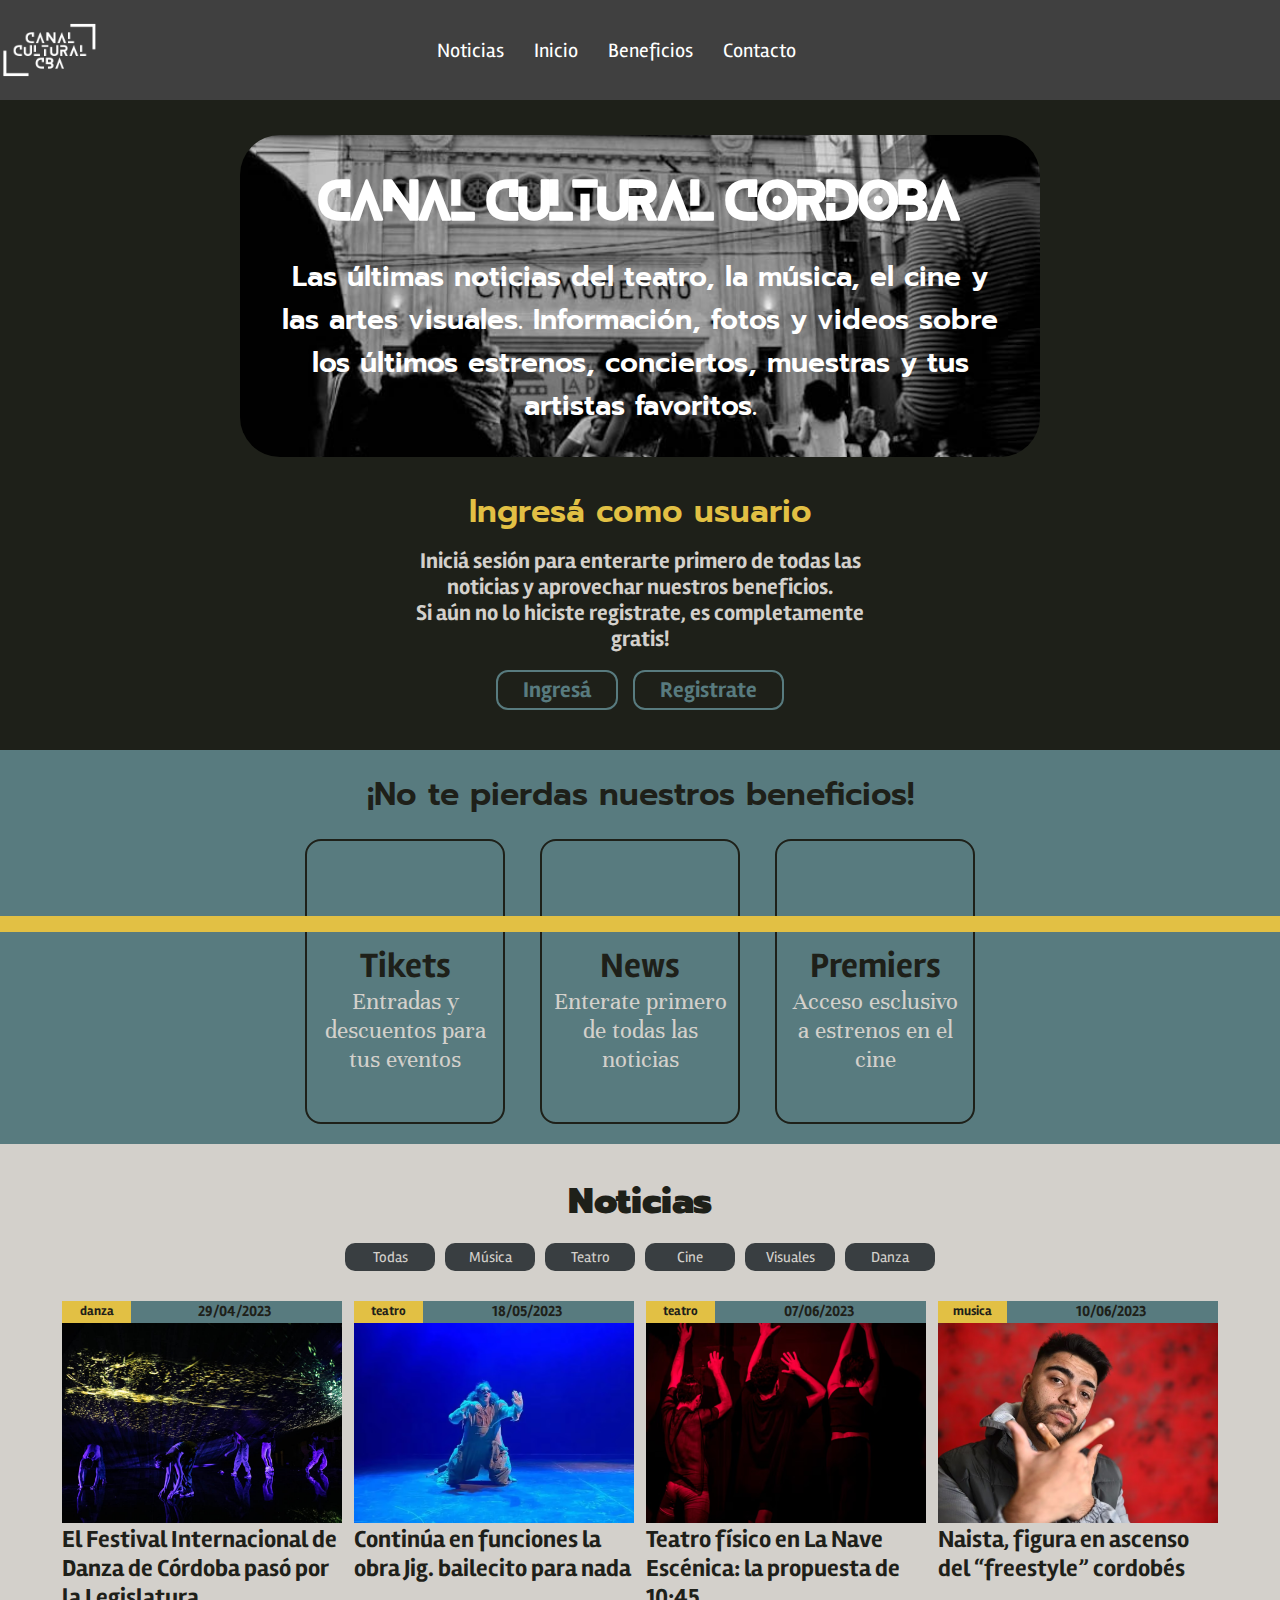
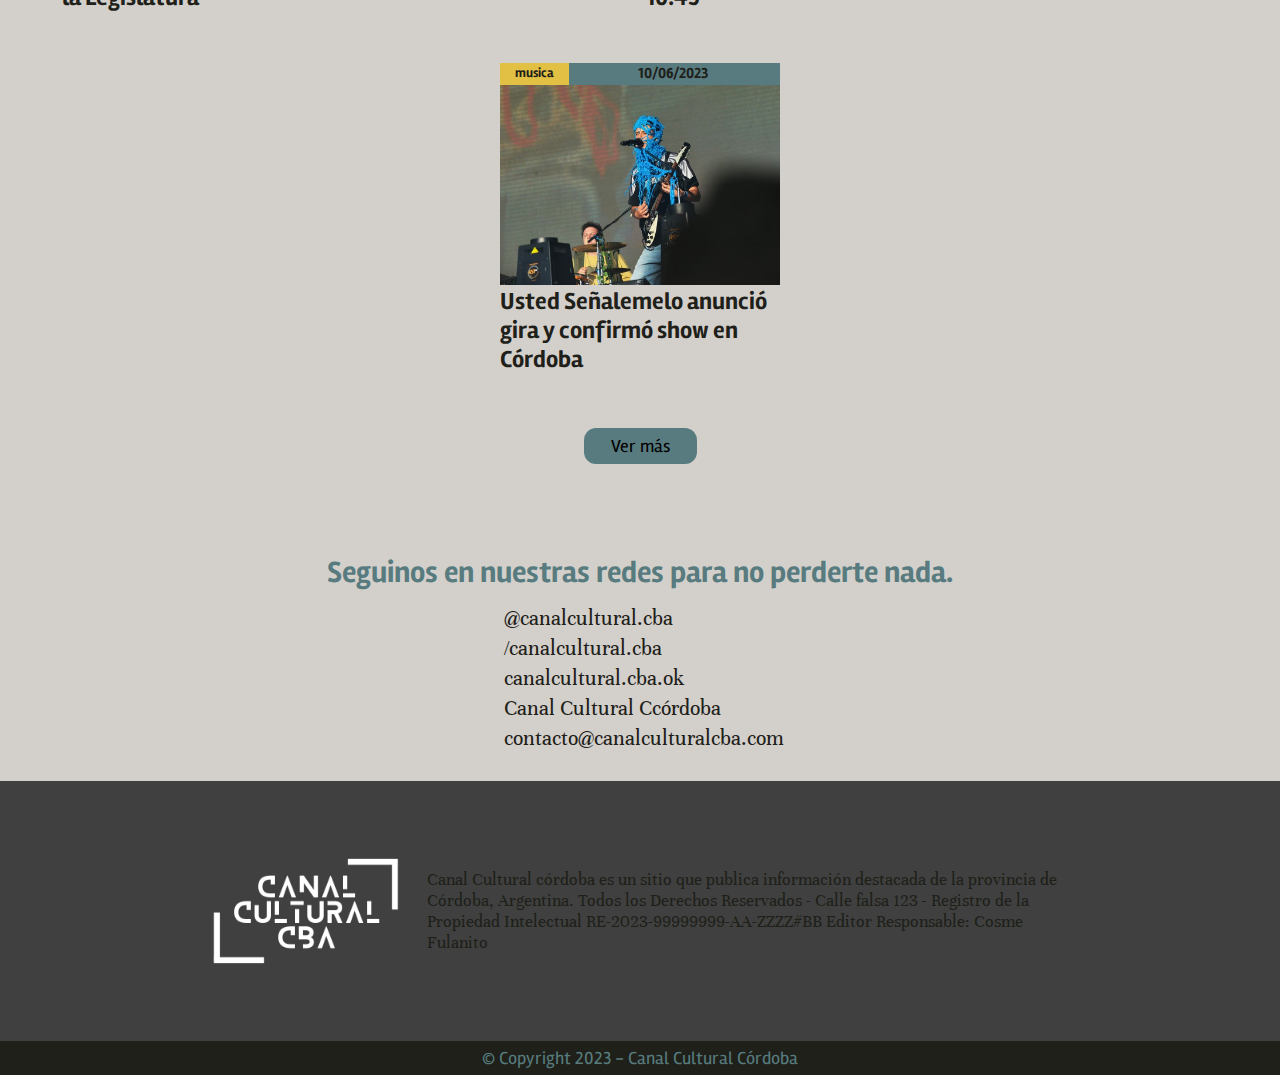
<file: index.html>
<html lang="en">
<head>
    <meta charset="UTF-8">
    <meta http-equiv="X-UA-Compatible" content="IE=edge">
    <meta name="viewport" content="width=device-width, initial-scale=1.0">
    <title>Canal Cultural Córdoba</title>

    <!-- Página de articulo abierto -->
    <link rel="import" href="./Pages/article.html">

    <!-- CSS -->
    <link rel="stylesheet" href="./Assets/styles.css" />
    <link rel="stylesheet" href="./Assets/mediaqueries.css" />
    <link rel="stylesheet" href="./Assets/animaciones.css" /> 

        
    <!-- Fontawesome CDN -->
    <link rel="stylesheet" href="https://cdnjs.cloudflare.com/ajax/libs/font-awesome/6.2.1/css/all.min.css" 
        integrity="sha512-MV7K8+y+gLIBoVD59lQIYicR65iaqukzvf/nwasF0nqhPay5w/9lJmVM2hMDcnK1OnMGCdVK+iQrJ7lzPJQd1w==" 
        crossorigin="anonymous" 
        referrerpolicy="no-referrer" 
    />
</head>

<body>
    <header class="header">
        <a href="#hero"><img src="./Assets/Images/Logo.png" alt="Logo de Conexión Cultural Córdoba" class="logo"/></a>

        <nav class="navbar">
             <div class="menu-label label">
                <i class="fa-solid fa-bars menu-icon label"></i>
            </div>

            <!-- Navegación -->
            <ul class="navbar-list" >
                <li>
                    <a class="navbar-link" href="#news">Noticias</a> 
                    <div class="underline"></div> 
                </li>

                <li>
                    <a class="navbar-link" href="#hero">Inicio</a>
                    <div class="underline"></div> 
                </li>

                <li>
                    <a class="navbar-link" href="#benefit">Beneficios</a>
                    <div class="underline"></div> 
                </li>

                <li>
                    <a class="navbar-link" href="#contact">Contacto</a>
                    <div class="underline"></div> 
                </li>
            </ul>

            <div class="favorites-label label">
                <i class="fa-solid fa-star navbar-favoriteIcon favorite-empty label"></i>
            </div>
            
            <!-- Menu favoritos -->
            <div class="favoritesMenu">
                <div class="favorites-titleBox">
                    <h2 class="favorites-title">Tus noticias favoritas</h2>  
                    <i class="fa-solid fa-star  favoritesMenu-icon"></i>            
                </div>

                <div class="favorites-container">

                    <!-- Ejemplo de articulo en favoritos -->
                    <!-- <div class="favoriteArt">
                        <div class="favoriteArt-content">
                            <img src="./Assets/Images/teatro real san martin.webp" alt="Imagen de ejemplo" class="favoriteArt-img">

                            <a class="favoriteArt-info hoverScale" href="#">
                                <h3 class="favoriteArt-title">Título de la noticia</h3>
                                <p class="favoriteArt-date">5 de noviembre 2022</p>
                            </a>                          
                        </div>

                        <button class="removeBtn hoverScale">
                            <i class="fas fa-trash trash-icon"></i>
                        </button>                      
                    </div>  -->

                    <div class="emptyFavorites-msg">No tienes artículos favoritos</div>
                </div>

                <button class="cleanFavorites-btn hoverScale">Borrar todos</button>
            </div>

            <div class="overlay hidden"></div>
        </nav>          
    </header>

    <main class="main">
        <!-- Box para mensages de alerta -->
        <div class="alertMsg-box hidden">
            <h3 class="alertMsg-title"></h3>
            <p class="alertMsg-text"></p>
            <div class="alertMsg-btnBox">
                <button class="btn alertMsg-btn btn1"></button>
                <button class="btn alertMsg-btn btn2"></button>
            </div>
        </div>

        <!-- Sticky user -->
        <div class="userSticky hidden">
            <h3 class="activeUser">Nombre de usuario</h3>
            <button class="logOut-btn hoverScale"><i class="fa-solid fa-right-from-bracket logOut-icon"></i></button>            
        </div>

        <!-- Hero -->
        <section class="hero" id="hero">
            <div class="hero-info">
                <h1 class="hero-title">Canal Cultural Cordoba</h1>
                <h2 class="hero-slogan">Las últimas noticias del teatro, la música, el cine y las artes visuales. Información, fotos y videos sobre los últimos estrenos, conciertos, muestras y tus artistas favoritos.</h2>
            </div>

            <div class="hero-register">
                <div class="register-info">
                    <h2 class="register-title">Ingresá como usuario</h2>
                    <p class="register-slogan">Iniciá sesión para enterarte primero de todas las noticias y aprovechar nuestros beneficios. </br>Si aún no lo hiciste registrate, es completamente gratis!</p>
                </div>

                <div class="register-btnsBox">
                    <button class="login-btn btn"><a href="./Pages/login.html">Ingresá</a></button>
                    <button class="singup-btn btn"><a href="./Pages/singup.html">Registrate</a></button>
                </div>
            </div>
        </section>

        <!-- Beneficios -->
        <section class="benefit" id="benefit">
            <h2 class="benefit-title">¡No te pierdas nuestros beneficios!</h2>

            <div class="benefit-box">
                <div class="benefitCard">
                    <div class="benefit-icon">
                        <i class="Fas fa-regular fa-ticket"></i>
                    </div>
                    <div class="benefitCard-info">
                        <h3 class="benefitCard-title">Tikets</h3>
                        <p class="benefitCard-text">Entradas y descuentos para tus eventos</p>
                    </div> 
                </div>
    
                <div class="benefitCard">
                    <div class="benefit-icon">
                        <i class="Fas fa-solid fa-newspaper"></i>
                    </div>
                    <div class="benefitCard-info">
                        <h3 class="benefitCard-title">News</h3>
                        <p class="benefitCard-text">Enterate primero de todas las noticias</p> 
                    </div> 
                </div>
    
                <div class="benefitCard">
                    <div class="benefit-icon">
                        <i class="fa-solid fa-video"></i>
                    </div>
                    <div class="benefitCard-info">
                        <h3 class="benefitCard-title">Premiers</h3>
                        <p class="benefitCard-text">Acceso esclusivo a estrenos en el cine</p>
                    </div> 
                </div>
            </div>
        </section>

        <!-- Noticias -->
        <section class="news" id="news">
            <h2 class="news-title">Noticias</h2>

            <div class="categories-box">
                <button class="categories-btn hoverScale" >Todas</button>

                <button class="categories-btn hoverScale" data-category="musica">Música</button>

                <button class="categories-btn hoverScale" data-category="teatro">Teatro</button>

                <button class="categories-btn hoverScale" data-category="cine">Cine</button>

                <button class="categories-btn hoverScale" data-category="visuales">Visuales</button>

                <button class="categories-btn hoverScale" data-category="danza">Danza</button>
            </div>
            
            <div class="news-section">
                
                <!-- NOTICIA HARDCODEADA -->
                <!-- <div class="art-box">
                    <div class="art-info">
                        <h3 class="art-category">Teatro</h3>
                        <h3 class="art-date">5 de noviembre 2022</h3>
                        <div class="art-favoriteIcon"><i class="fa-solid fa-star favorite-false hoverScale"></i></div>
                    </div>

                    <div class="art-content">
                        <img class="art-img" src="./Assets/Images/escenario ejemplo.jpg" alt="">
                        <a href="./Pages/article.html"><h2 class="art-title hoverScale">Este es el título de la noticia</h2></a>                        
                    </div>
                </div> -->
                <!-- FIN NOTICIA HARDCODEADA -->

            </div>

            <button class="btn-seeMore btn">Ver más</button>
        </section>

        <!-- Contacto -->
        <section class="contact" id="contact">
            <!-- <div class="contact-title">
                Contactanos
            </div> -->

            <div class="contact-slogan">
                Seguinos en nuestras redes para no perderte nada.
            </div>

            <nav class="contact-navList">
                <ul class="contact-ul">
                    <li class="contact-item">
                        <a href="#">
                            <i class="fa-brands fa-square-instagram contact-icon"></i>
                            <span class="contact-span">@canalcultural.cba</span>
                        </a>
                    </li>

                    <li class="contact-item">
                        <a href="#">
                            <i class="fa-brands fa-square-facebook contact-icon"></i>
                            <span class="contact-span">/canalcultural.cba</span>   
                        </a>
                    </li>

                    <li class="contact-item">
                        <a href="#">
                            <i class="fa-brands fa-square-twitter contact-icon"></i>
                            <span class="contact-span">canalcultural.cba.ok</span>
                        </a>
                    </li>

                    <li class="contact-item">
                        <a href="#">
                            <i class="fa-brands fa-square-youtube contact-icon"></i>
                            <span class="contact-span">Canal Cultural Ccórdoba</span>
                        </a>
                    </li>

                    <li class="contact-item">
                        <a href="#">
                            <i class="fa-solid fa-square-envelope contact-icon"></i>
                            <span class="contact-span">contacto@canalculturalcba.com</span>
                        </a>
                    </li>
                </ul>
            </nav>
        </section>
     </main>

    <footer class="footer">
        <div class="footer-info">
            <img src="./Assets/Images/Logo.png" alt="Logo de Conexión Cultural Córdoba" class="logo footer-logo"/>
            <p class="footer-text">Canal Cultural córdoba es un sitio que publica información destacada de la provincia de Córdoba, Argentina. Todos los Derechos Reservados - Calle falsa 123 - Registro de la Propiedad Intelectual RE-2023-99999999-AA-ZZZZ#BB Editor Responsable: Cosme Fulanito</p>
        </div>

        <p class="footer-copyrigth">© Copyright 2023 - Canal Cultural Córdoba</p>
    </footer>
    <div class="add-modal"></div>
    <script type="module" src="./Assets/index.js"></script>    
</body>
</html>
</file>
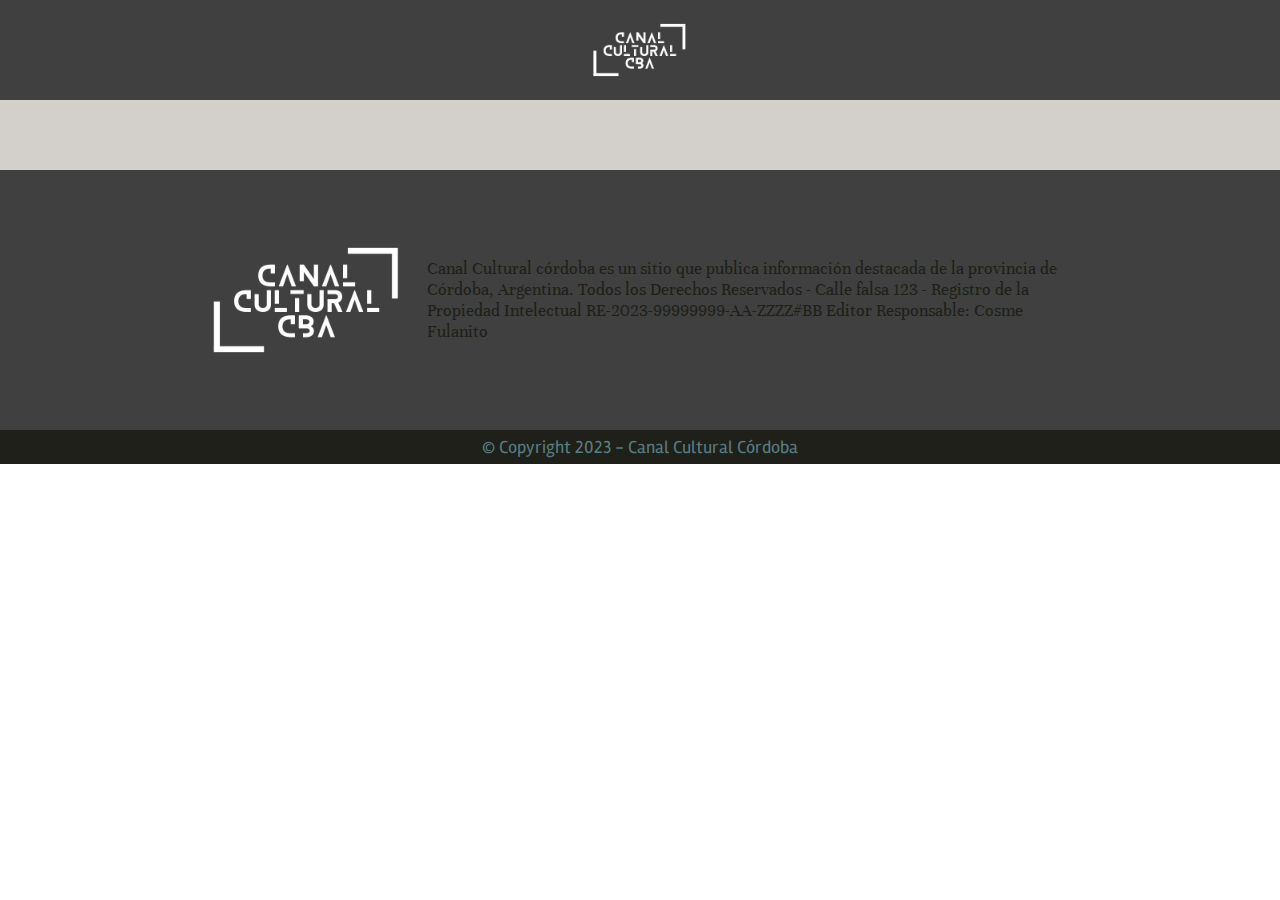
<file: Pages/article.html>
<html lang="en">
<head>
    <meta charset="UTF-8">
    <meta http-equiv="X-UA-Compatible" content="IE=edge">
    <meta name="viewport" content="width=device-width, initial-scale=1.0">
    <title>Article</title>

    <link rel="import">

    <!-- CSS -->
    <link rel="stylesheet" href="../Assets/styles.css" />
    <link rel="stylesheet" href="../Assets/mediaqueries.css" />
    <link rel="stylesheet" href="../Assets/animaciones.css" />
        
    <!-- Fontawesome CDN -->
    <link rel="stylesheet" href="https://cdnjs.cloudflare.com/ajax/libs/font-awesome/6.2.1/css/all.min.css" 
        integrity="sha512-MV7K8+y+gLIBoVD59lQIYicR65iaqukzvf/nwasF0nqhPay5w/9lJmVM2hMDcnK1OnMGCdVK+iQrJ7lzPJQd1w==" 
        crossorigin="anonymous" 
        referrerpolicy="no-referrer" 
    />
</head>

<body>
    <header class="header pages-header">
        <a href="../index.html"><img src="../Assets/Images/Logo.png" alt="Logo de Conexión Cultural Córdoba" class="logo"/></a>
    </header>

    <main class="main">
        <section class="articleSection">
            <!-- <div class="artHead artSectionChild">
                <div class="art-info artPage-info">
                    <h3 class="art-category artPage-category">Teatro</h3>
                    <h3 class="art-date artPage-date">5 de noviembre 2022</h3>
                    <div class="art-favoriteIcon artPage-favoriteIcon"><i class="fa-solid fa-star hoverScale"></i></div>
                </div>
                
                <h2 class="art-title artPage-title">Tiítulo de la noticia</h2>
                <h3 class="artPage-crest">Este es el copete, acá tenemos un adelanto de la información con los datos más importantes para el lector.</h3>
    
                <div class="artPage-autorInfo">
                    <img class="artPage-autorImg" src="../Assets/Images/foto perfil.webp" alt="Imagen del autor">
                    <h3 class="artPage-autorName">Escrito por Nombre del autor</h3>
                </div>
            </div>
            
            <div class="artSectionChild"><img class="artPage-img" src="../Assets/Images/piojera 1.jpg" alt="Imagen de ejemplo"> </div>
            
            
            <p class="artPage-text artSectionChild"> Lorem ipsum dolor sit amet consectetur adipisicing elit. Pariatur hic doloremque ab quos commodi magni ratione suscipit voluptatem at, eius consequuntur et, explicabo quam quia ipsa dolorem aliquid praesentium itaque.</p>             -->
        </section>
    </main>

    <!-- Footer -->
    <footer class="footer">
        <div class="footer-info">
            <img src="../Assets/Images/Logo.png" alt="Logo de Conexión Cultural Córdoba" class="logo footer-logo"/>
            <p class="footer-text">Canal Cultural córdoba es un sitio que publica información destacada de la provincia de Córdoba, Argentina. Todos los Derechos Reservados - Calle falsa 123 - Registro de la Propiedad Intelectual RE-2023-99999999-AA-ZZZZ#BB Editor Responsable: Cosme Fulanito</p>
        </div>

        <p class="footer-copyrigth">© Copyright 2023 - Canal Cultural Córdoba</p>
    </footer>
    <script type="module" src="./article.js"></script>    
</body>
</html>
</file>
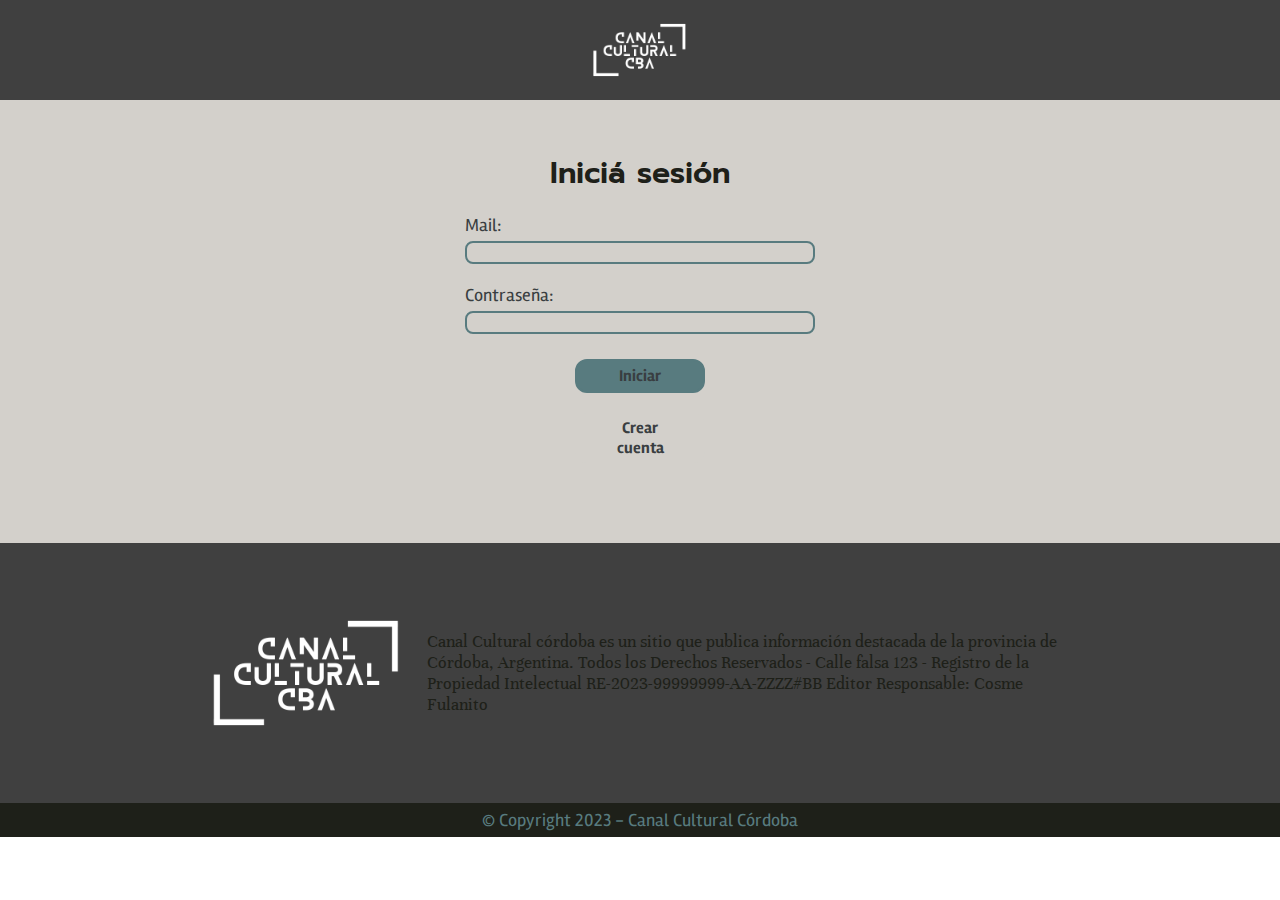
<file: Pages/login.html>
<html lang="en">
<head>
    <meta charset="UTF-8">
    <meta http-equiv="X-UA-Compatible" content="IE=edge">
    <meta name="viewport" content="width=device-width, initial-scale=1.0">
    <title>Login</title>

    <!-- CSS -->
    <link rel="stylesheet" href="../Assets/styles.css" />
    <link rel="stylesheet" href="../Assets/mediaqueries.css" />
    <link rel="stylesheet" href="../Assets/animaciones.css" />
        
    <!-- Fontawesome CDN -->
    <link rel="stylesheet" href="https://cdnjs.cloudflare.com/ajax/libs/font-awesome/6.2.1/css/all.min.css" 
        integrity="sha512-MV7K8+y+gLIBoVD59lQIYicR65iaqukzvf/nwasF0nqhPay5w/9lJmVM2hMDcnK1OnMGCdVK+iQrJ7lzPJQd1w==" 
        crossorigin="anonymous" 
        referrerpolicy="no-referrer" 
    />
</head>

<body>
    <header class="header pages-header">
        <a href="../index.html"><img src="../Assets/Images/Logo.png" alt="Logo de Conexión Cultural Córdoba" class="logo"/></a>
    </header>

    <main class="main">
        <section class="formSection login">
            <h2 class="login-title users-title">Iniciá sesión</h2>
            <form class="form login-form" action="">
                <div class="form-item">
                    <label class="form-label" for="mail-input">Mail: </label>
                    <input class="form-input" id="mail-input" type="email">
                    <p class="form-alertMsg hidden"></p>
                </div>

                <div class="form-item">
                    <label class="form-label" for="pass-input">Contraseña: </label>
                    <input class="form-input" id="pass-input" type="password">
                    <p class="form-alertMsg"></p>
                </div>

                <button class="btn formSection-btn hoverScale">Iniciar</button>

                <a href="../Pages/singup.html" class="btn formSection-btn formSection-clearBtn">Crear cuenta</a>
            </form>
        </section>
    </main>

    <footer class="footer">
        <div class="footer-info">
            <img src="../Assets/Images/Logo.png" alt="Logo de Conexión Cultural Córdoba" class="logo footer-logo"/>
            <p class="footer-text">Canal Cultural córdoba es un sitio que publica información destacada de la provincia de Córdoba, Argentina. Todos los Derechos Reservados - Calle falsa 123 - Registro de la Propiedad Intelectual RE-2023-99999999-AA-ZZZZ#BB Editor Responsable: Cosme Fulanito</p>
        </div>

        <p class="footer-copyrigth">© Copyright 2023 - Canal Cultural Córdoba</p>
    </footer>
    <script src="./login.js"></script>

</body>
</html>
</file>
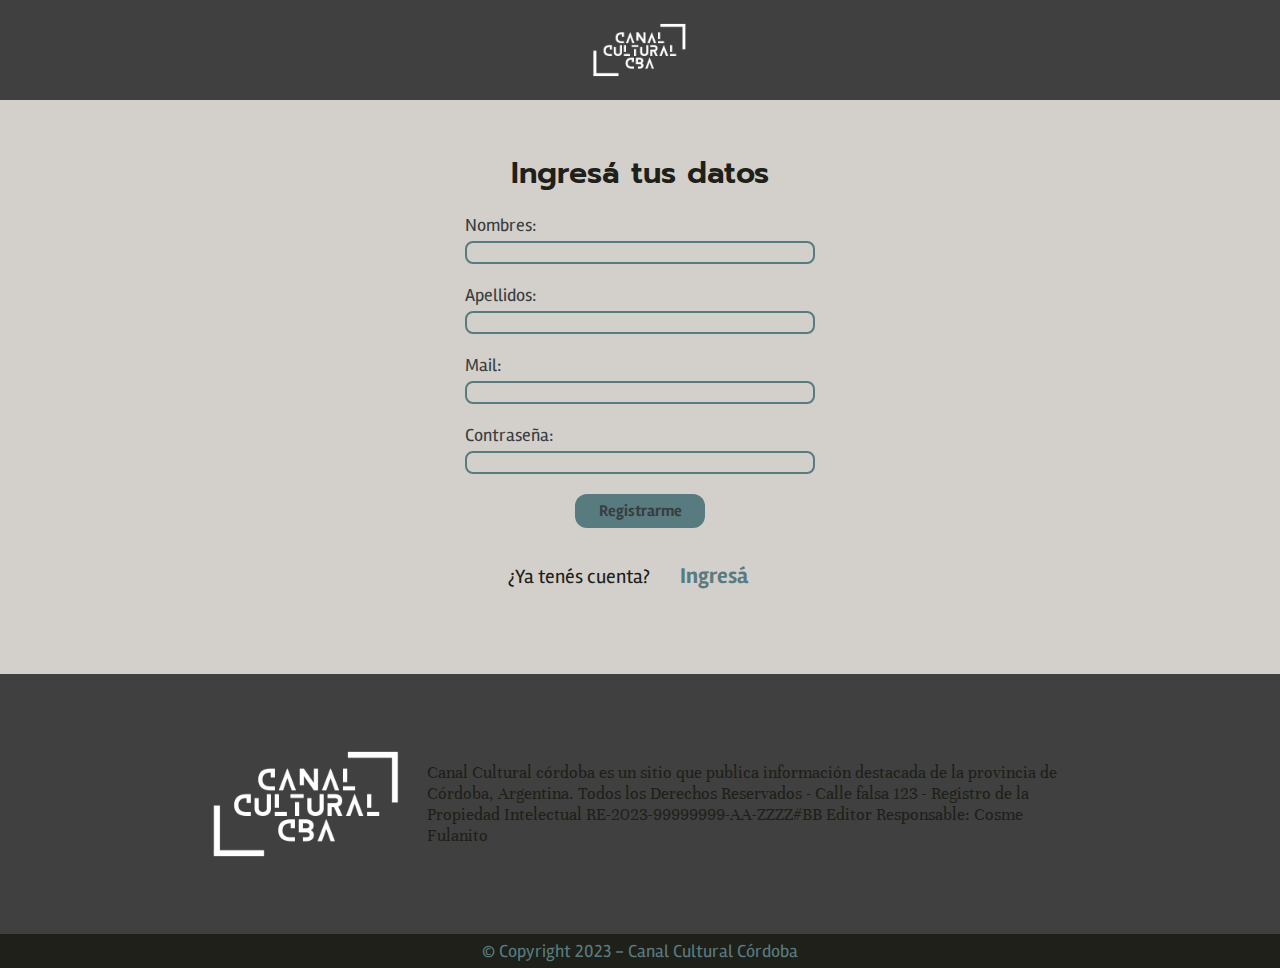
<file: Pages/singup.html>
<html lang="en">
<head>
    <meta charset="UTF-8">
    <meta http-equiv="X-UA-Compatible" content="IE=edge">
    <meta name="viewport" content="width=device-width, initial-scale=1.0">
    <title>Singup</title>

    <!-- CSS -->
    <link rel="stylesheet" href="../Assets/styles.css" />
    <link rel="stylesheet" href="../Assets/mediaqueries.css" />
    <link rel="stylesheet" href="../Assets/animaciones.css" />
        
    <!-- Fontawesome CDN -->
    <link rel="stylesheet" href="https://cdnjs.cloudflare.com/ajax/libs/font-awesome/6.2.1/css/all.min.css" 
        integrity="sha512-MV7K8+y+gLIBoVD59lQIYicR65iaqukzvf/nwasF0nqhPay5w/9lJmVM2hMDcnK1OnMGCdVK+iQrJ7lzPJQd1w==" 
        crossorigin="anonymous" 
        referrerpolicy="no-referrer" 
    />
</head>

<body>
    <header class="header pages-header">
        <a href="../index.html"><img src="../Assets/Images/Logo.png" alt="Logo de Conexión Cultural Córdoba" class="logo"/></a>
    </header>

    <main class="main">
        <section class="formSection singup">
            <h2 class="singup-title users-title">Ingresá tus datos</h2>
            <form class="form singup-form" action="">
                <div class="form-item">
                    <label class="form-label" for="name-input">Nombres: </label>
                    <input class="form-input" id="name-input" type="text">
                    <p class="form-alertMsg hidden"></p>
                </div>

                <div class="form-item">
                    <label class="form-label" for="lastName-input">Apellidos: </label>
                    <input class="form-input" id="lastName-input" type="text">
                    <p class="form-alertMsg hidden"></p>
                </div>

                <div class="form-item">
                    <label class="form-label" for="mail-input">Mail: </label>
                    <input class="form-input" id="mail-input" type="email">
                    <p class="form-alertMsg hidden"></p>
                </div>

                <div class="form-item">
                    <label class="form-label" for="pass-input">Contraseña: </label>
                    <input class="form-input" id="pass-input" type="password">
                    <p class="form-alertMsg hidden"></p>
                </div>

                <button class="btn formSection-btn hoverScale">Registrarme</button>

                <div class="redirectToLogin">
                    <h3 class="login-msg"> ¿Ya tenés cuenta? </h3>
                    <button class="formSection-clearBtn login-btn btn"><a href="./login.html">Ingresá</a></button>
                </div>
            </form>
        </section>
    </main>

    <footer class="footer">
        <div class="footer-info">
            <img src="../Assets/Images/Logo.png" alt="Logo de Conexión Cultural Córdoba" class="logo footer-logo"/>
            <p class="footer-text">Canal Cultural córdoba es un sitio que publica información destacada de la provincia de Córdoba, Argentina. Todos los Derechos Reservados - Calle falsa 123 - Registro de la Propiedad Intelectual RE-2023-99999999-AA-ZZZZ#BB Editor Responsable: Cosme Fulanito</p>
        </div>

        <p class="footer-copyrigth">© Copyright 2023 - Canal Cultural Córdoba</p>
    </footer>
    <script src="./singup.js"></script>
 </body>
</html>
</file>
<file: Assets/styles.css>
/* Fonts */
@import url('https://fonts.googleapis.com/css2?family=Prompt&family=Rambla&family=Unna&display=swap');

@font-face {
  font-family: 'Blanka';
  src: url(./Fonts/BLANKA\ Font/Blanka-Regular.otf);
  font-style: normal;
  font-weight: normal;
}

:root {
    --onix: #393e41;
    --timberwolf: #d3d0cb;
    --old-gold: #e2c044;
    --myrtle-green: #587b7f;
    --eerie-black: #1e2019;
    --logo-back: #404040;
    --logo-text: #ffffff;
 }

 * {
     margin: 0;
     padding: 0;
     box-sizing: border-box;
     font-family: "Poppins", sans-serif;
     text-decoration: none;
     list-style-type: none;
     /* border: solid greenyellow 1px; */
   }

   /* Estilos de la barra de scroll */
    *::-webkit-scrollbar {
      width: 12px;               /* width of the entire scrollbar */
    }
    
    *::-webkit-scrollbar-track {
      background: var(--onix);        /* color of the tracking area */
    }
    
    *::-webkit-scrollbar-thumb {
      background-color: var(--myrtle-green);    /* color of the scroll thumb */
      border-radius: 20px;       /* roundness of the scroll thumb */
      border: 3px solid var(--onix);  /* creates padding around scroll thumb */
    }

   /* ------------------------- Header ---------------------------*/
   .header {
    position: fixed;
    top: 0;
    left: 0;
    width: 100%;
    z-index: 1;
    height: 60px;
    display: flex;
    background-color: var(--logo-back);
    align-items: center;
    justify-content: space-between;
  }

  .logo {
    height: 100%;
  }

  .navbar {
    display: flex;
    align-items: center;
    justify-content: center;
    padding: 5px;
  }

  .menu-label {
    display: flex;
    order: 3;
    cursor: pointer;
    margin-right: 12px;
  }

  .menu-icon {
    font-size: 20px;
    color: var(--logo-text);
  }

  .favorites-label {
    display: flex;
    order: 2;
    cursor: pointer;
    margin-right: 12px;
  }

  .navbar-favoriteIcon {
    font-size: 20px;
  }

  .navbar-list {
    display: none;
  }

  .navbar-link {
    font-family: rambla;
    font-size: 14px;
    font-weight: 400;
    color: var(--logo-text);
  }


  /* Menú favoritos */
  .favoritesMenu {
    max-width: 85%;
    display: flex;
    flex-direction: column;
    align-items: center;
    z-index: 4;
    position: absolute;
    top: 60px;
    right: 0;
    height: 100vh;
    background-color: var(--timberwolf);
    overflow-y: scroll;
    transform: translate(200%);
    transition: all 0.5s;
  }

  .favorites-titleBox {
    display: flex;
    align-items: center;
    justify-content: center;
    background-color: var(--myrtle-green);
    width: 100%;
    height: 50px;
    padding: 10px;
    gap: 8px;
  }

  .favorites-title {
    font-family: Prompt;
    font-size: 20px;
    font-weight: 600;
    color: var(--eerie-black);
    text-align: center;
  }

  .favoritesMenu-icon {
    font-size: 20px;
    color: var(--timberwolf);
  }

  .favorites-container {
    display: flex;
    flex-direction: column;
    width: 100%;
    max-height: 70%;
    margin-top: 5px;
    padding: 8px 8px 15px;
    gap: 6px;
    margin-bottom: 10px;
    overflow-y: scroll;
  }

  .favorites-container::-webkit-scrollbar-track {
    background: var(--timberwolf);       
  }
  .favorites-container::-webkit-scrollbar-thumb {
    background-color: var(--myrtle-green);    
    border-radius: 20px;     
    border: 3px solid var(--timberwolf);  
  }

  .emptyFavorites-msg {
    text-align: center;
    font-family: unna;
    font-size: 18px;
    font-weight: 200;
    color: var(--myrtle-green);
  }

  .favoriteArt {
    display: flex;
    align-items: center;
    justify-content: space-between;
    padding: 5px;
    gap: 5px;
    border: solid 2px;
    border-radius: 10px;
    border-color: var(--myrtle-green);
  }

  .favoriteArt-img {
    height: 38px;
    width: 38px;
    background-position: center;
    background-size: cover;
    border-radius: 8px;
  }

  .favoriteArt-content{
    display: flex;
    align-items: center;
    gap: 8px;
  }

  .favoriteArt-info {
    margin-right: 25px;
    align-items: left;
    justify-content: space-around;
    cursor: pointer;
  }

  .favoriteArt-title {
    display: flex;
    flex-wrap: wrap;
    font-family: Rambla;
    font-size: 12px;
    font-weight: 800;
    color: var(--eerie-black);
  }

  .favoriteArt-date {
    font-family: Unna;
    font-size: 16px;
    font-weight: 400;
    color: var(--myrtle-green);
  }

  .removeBtn {
    border: none;
    background: none;
    right: 18px;
    cursor: pointer;
  }

  .trash-icon {
    color: var(--myrtle-green);
    font-size: 15px;
  }

  .btn {
    padding: 3px 15px;
    border-radius: 8px;
    border: solid 2px;
    border-color: var(--myrtle-green);
    background: var(--eerie-black);
    cursor: pointer;
   }

  .cleanFavorites-btn {
    margin-top: 15px;
    background-color: var(--myrtle-green);
    border: solid 1px;
    border-color: var(--eerie-black);
    border-radius: 8px;
    padding: 3px 40px;
    font-family: rambla;
    font-weight: 600;
    font-size: 13px;
    color: var(--eerie-black);
    cursor: pointer;
  }


/* ------------------------- Main ---------------------------*/
.main {
  margin-top: 30px;
  padding: 0;
  display: flex;
  flex-direction: column;
}

  /* Mensage de alerta */
  .alertMsg-box {
    z-index: 10;
    position: fixed;
    margin-top: 20Vh;
    left: 10%;
    height: 40vh;
    width: 80%;
    display: flex;
    flex-direction: column;
    align-items: center;
    justify-content: center;
    text-align: center;
    gap: 30px;
    padding: 10px;
    background: var(--old-gold);
    border-radius: 1rem;
  }

  .alertMsg-title {
    font-family: prompt;
    font-size: 22px;
    font-weight: 600;
    color: var(--onix);
  }
  
  .alertMsg-btnBox {
    display: flex;
    flex-wrap: wrap;
    gap: 8px;
    align-items: center;
    justify-content: center;
  }

  .alertMsg-btn {
    background: var(--old-gold);
    border-color: var(--eerie-black);
    border: solid 1px;
    font-family: unna;
    font-size: 15px;
    font-weight: 200;
    color: var(--onix);
  }

  .alertMsg-text {
    font-family: rambla;
    font-size: 18px;
    font-weight: 400;
    color: var(--eerie-black);
  }

  /* Sticky usuario */
  .userSticky {
    display: flex;
    align-items: center;
    justify-content: center;
    z-index: 2;
    width: fit-content;
    text-align: center;
    position: sticky;
    top: 62px;
    background: var(--myrtle-green);
    padding: 3px 10px;
    gap: 5px;
    border-radius: 15px;
    border: 1px solid;
    border-color: black;
    margin-top: 0;
    left: 10px;
  }

  .activeUser{
    font-family: rambla;
    font-size: 14px;
    font-weight: 600;
    color: var(--eerie-black);
  }

  .logOut-btn {
    background: var(--myrtle-green);
    border: none;
    cursor: pointer;
  }

  .logOut-icon {
    font-size: 15px;
    color: var(--onix);
  }

  /* Hero */
   .hero {
    width: 100%;
    /* background: linear-gradient(to bottom, var(--logo-back), var(--eerie-black)); */
    background: var(--eerie-black);
    display: flex;
    flex-direction: column;
    align-items: center;
    justify-content: center;
    padding: 40px;
    gap: 30px;
   }

   .hero-info {
    width: 90%;
    max-width: 400px;
    display: flex;
    flex-direction: column;
    text-align: center;
    padding: 20px;
    gap: 20px;
    border-radius: 2rem;
    background-image: url(./Images/piojera\ 1.jpg);
    background-position: center;
    background-size: cover;
   }

   .hero-title {
    font-family: Blanka;
    font-size: 30px;
    font-weight: 600;
    color: var(--logo-text);
   }

   .hero-slogan {
    font-family: prompt;
    font-size: 20px;
    font-weight: 600;
    color: var(--logo-text);
   }

   .hero-register {
    width: 80%;
    max-width: 400px;
    display: flex;
    flex-direction: column;
    gap: 10px;
   }

   .register-info {
    display: flex;
    flex-direction: column;
    align-items: center;
    justify-content: center;
    text-align: center;
    gap: 8px;
   }

   .register-btnsBox {
    display: flex;
    align-items: center;
    justify-content: center;
    gap: 10px;
   }

   .register-title {
    font-family: prompt;
    font-size: 25px;
    font-weight: 600;
    color: var(--old-gold);
    /* background: linear-gradient(to top, var(--timberwolf),var(--old-gold));
    background-clip: text;
    color: transparent;
    -webkit-background-clip: text; */
   }

   .register-slogan {
    font-family: rambla;
    font-size: 1rem;
    font-weight: 600;
    color: var(--timberwolf);
   }

   .btn a {
    font-family: rambla;
    font-size: 1rem;
    font-weight: 800;
    color: var(--myrtle-green);
   }


   /* Beneficios */
   .benefit {
    width: 100%;
    background: var(--myrtle-green);
    display: flex;
    flex-direction: column;
    justify-content: center;
    align-items: center;
    padding: 15px;
    gap: 10px;
    text-align: center;
   }

   .benefit-title {
    font-family: prompt;
    font-size: 18px;
    font-weight: 600;
    color: var(--eerie-black);
   }

   .benefit-box {
    display: flex;
    align-items: center;
    justify-content: center;
    gap: 7px;
   }

   .benefitCard {
    width: 80px;
    display: flex;
    flex-direction: column;
    align-items: center;
    justify-content: center;
    text-align: center;
    border: solid 2px;
    border-color: var(--eerie-black);
    background: var(--myrtle-green);
    border-radius: 1rem;
    padding: 15px 5px;
    gap: 8px;
   }

   .benefit-icon {
    color: var(--old-gold);
   }

   .benefit-icon i {
    font-size: 22px;
   }

   .benefitCard-text {
    display: flex;
    flex-direction: column;
    align-items: center;
    justify-content: center;
    text-align: center;
   }
   
   .benefitCard-title {
    font-family: rambla;
    font-weight: 600;
    font-size: 15px;
    color: var(--eerie-black);
   }

   .benefitCard-text {
    display: none;
   }

   /*Noticias*/
   .news {
    width: 100%;
    background: var(--timberwolf);
    background: var(--timberwolf);
    display: flex;
    flex-direction: column;
    align-items: center;
    justify-content: center;
    padding: 0 0 40px;
    }

   .news-title {
    margin-top: 20px;
    font-family: prompt;
    font-size: 25px;
    font-weight: 900;
    color: var(--eerie-black);
   }

   .categories-box {
    width: 80%;
    display: flex;
    flex-wrap: wrap;
    align-items: center;
    justify-content: center;
    padding: 10px;
    gap: 5px;
   }

   .categories-btn {
    width: 70px;
    padding: 3px;
    border-radius: 7px;
    background-color: var(--onix);
    color: var(--timberwolf);
    border: none;
    font-family: rambla;
    font-size: 13px;
    font-weight: 400;
    cursor: pointer;
   }

   .category-active {
    border: solid 3px;
    border-color: var(--onix);
    background-color: var(--old-gold);
    color: var(--onix);
    font-weight: 700;
   }

  .news-section {
    display: flex;
    flex-direction: column;
    align-items: center;
    justify-content: center;
    width: 95%;
    max-width: 450px;
    padding: 15px;
    gap: 12px;
  }
  
  .art-box {
    display: flex;
    flex-direction: column;
    width: 100%;
  }

  .art-info {
    height: 20px;
    display: flex;
    align-items: center;
    justify-content: center;
    width: 100%;
    text-align: center;
  }

  .art-category {
    background: var(--old-gold);
    font-family: rambla;
    font-size: 13px;
    color: var(--eerie-black);
    padding: 2px;
    width: 25%;
    height: 100%;
  }

  .art-date {
    background: var(--myrtle-green);
    font-family: rambla;
    font-size: 13px;
    color: var(--eerie-black);
    padding: 2px;
    width: 75%;
    height: 100%;
  }

    .art-favoriteIcon {   
     border: none;
     display: flex;
     align-items: center;
     justify-content: center;
     background:var(--myrtle-green);
     height: 100%;
     padding: 2px 3px;
     cursor: pointer;
  }


  .art-favoriteIcon i {
      font-size: 80%;
  }

  .art-content {
    display: flex;
    align-items: center;
    gap: 2px;
  }

  .art-content a {
    cursor: pointer;
  }

  .art-img {
    width: 76px;
    height: 76px;
    object-fit: cover;
  }

  .art-title {
    font-family: rambla;
    font-size: 17px;
    font-weight: 600;
    color: var(--eerie-black);
  }

  .btn-seeMore {
    background-color: var(--myrtle-green);
    font-family: rambla;
    font-weight: 400;
    font-size: 15px;
  }

  /* Contacto */
  .contact {
    background-color: var(--timberwolf);
    display: flex;
    flex-direction: column;
    align-items: center;
    justify-content: center;
    text-align: center;
    padding: 30px;
    gap: 15px;
  }

  .contact-title {
    font-family: prompt;
    font-weight: 800;
    font-size: 22px;
    color: var(--myrtle-green);
  }

  .contact-slogan {
    font-family: rambla;
    font-weight: 600;
    font-size: 22px;
    color: var(--myrtle-green);
  }

  /* .contact-navList {
    display: flex;
  } */

  .contact-ul {
    display: flex;
    flex-direction: column;
    gap: 3px;
  }

  .contact-item {
    display: flex;
    align-items: center;
    justify-content: left;
    cursor: pointer;
  }

  .contact-item a {
    display: flex;
    align-items: center;
    gap: 5px;
  }

  .contact-icon {
    color: var(--myrtle-green);
  }

  .contact-span {
    font-family: unna;
    font-weight: 400;
    font-size: 18px;
    color: var(--eerie-black);
  }

  /* Footer */
  .footer {
    background: var(--logo-back);
    width: 100%;
    display: flex;
    flex-direction: column;
    align-items: center;
    justify-content: center;
    padding: 15px 0 0;
    gap: 15px;
  }

  .footer-info {
    display: flex;
    flex-direction: column;
    align-items: center;
    justify-content: center;
    text-align: center;
    padding: 15px;
  }

  .footer-logo {
    height: 100px;
  }

  .footer-text {
    font-family: unna;
    font-weight: 400;
    font-size: 13px;
    color: var(--eerie-black);
  }

  .footer-copyrigth {
    width: 100%;
    background: var(--eerie-black);
    text-align: center;
    padding: 4px;
    font-family: rambla;
    font-size: 15px;
    font-weight: 200;
    color: var(--myrtle-green);
  }

  /* Modal */
  .add-modal {
    display: flex;
    align-items: center;
    justify-content: center;
    padding: 8px 0;
    text-align: center;
    background-color: var(--old-gold);
    position: fixed;
    bottom: 0;
    width: 100%;
    transform: translateY(200%);
    transition: all 0.5s ease-in;
    font-family: rambla;
    font-size: 15px;
    font-weight: 600;
    color: var(--onix);
  }

  .active-modal {
    transform: translateY(0);
    transition: all 0.5s ease-in;
  }
/* ----------------------------------------------------------*/

.hidden {
  display: none;
} 

.navbar-off {
  display: none;
}

/* Menu hamburguesa abierto */
.navbar-open {
  display: flex;
  flex-direction: column;
  align-items: center;
  z-index: 4;
  position: fixed;
  top: 60px;
  left: 5%;
  right: 5%;
  width: 90%;
  gap: 10px;
  padding: 30px;
  border-radius: 0 0 1rem 1rem;
  border: solid 2px;
  border-color: var(--logo-text);
  border-top: 0px;
  background: var(--logo-back)
}

/* Menu favoritos abierto */
.favorites-open {
  transform: translate(0);
  transition: 0.5s;
}




/* Botones de favoritos on y off*/
.favorite-active {
  color: var(--old-gold);
}

.favorite-empty {
  color: var(--timberwolf);
}

/* ------------------------------------------------------------------------------------------- */

/* ----------------------------------PAGES---------------------------------------------------- */

  /* -------Login y register------- */

    .pages-header {
      display: flex;
      align-items: center;
      justify-content: center;
    }

    .formSection {
      display: flex;
      flex-direction: column;
      align-items: center;
      justify-content: center;
      text-align: center;
      padding: 80px 25px;
      background: var(--timberwolf);
      gap: 10px;
    }

    .users-title {
      width: 100%;
      font-family: prompt;
      font-weight: 600;
      font-size: 22px;
      color: var(--eerie-black);
    }

      .form {
      width: 80%;
      display: flex;
      flex-direction: column;
      align-items: center;
      justify-content: center;
      gap: 10px;
    }

    .form-item {
      width: 100%;
      max-width: 280px;
      display: flex;
      flex-direction: column;
      gap: 3px;
      text-align: left;
    }

    .form-label {
      font-family: rambla;
      font-size: 15px;
      font-weight: 400;
      color: var(--onix);
    }

    .form-input {
      background: var(--timberwolf);
      height: 20px;
      width: 100%;
      border: 2px solid;
      border-color: var(--myrtle-green);
      border-radius: 8px;
      padding: 5px;
      outline: none;
    }

    .imput-alert {
      border: 1px solid;
      border-color: red;
    }

    .form-alertMsg {
      width: 100%;
      font-family: unna;
      font-weight: 200;
      font-size: 13;
      color: var(--onix);
    }

    .formSection-btn {
      display: flex;
      justify-content: center;
      align-items: center;
      background: var(--myrtle-green);
      width: 100px;
      font-family: rambla;
      font-size: 14px;
      font-weight: 600;
      color: var(--onix);
    }

    .formSection-clearBtn {
      font-size: 12px;
      background: var(--timberwolf);
      border: none;
    }

    .redirectToLogin{
      margin-top: 10px;
      display: flex;
      flex-wrap: wrap;
      align-items: center;
      justify-content: center;
      gap: 5px;
    }

    .login-msg{
      font-family: rambla;
      font-weight: 400;
      font-size: 15px;
      color: var(--eerie-black);
    }


  /*--------------Página de Artículo---------------*/
    .articleSection {
      top: 120px;
      width: 100%;
      background: var(--timberwolf);
      padding: 50px 20px;
      gap: 10px;
      display: flex;
      flex-direction: column;
      align-items: center;
    }

    .artSectionChild {
      width: 80%;
      max-width: 450px;
    }

    .artHead{
      display: flex;
      flex-direction: column;
    }

    .artPage-title {
      font-size: 24px;
    }

    .artPage-crest {
      font-family: unna;
      font-weight: 600;
      font-size: 18px;
      color: var(--myrtle-green);
    }

    .artPage-info {
      height: 25px;
    }

    .artPage-autorInfo {
      width: 100%;
      display: flex;
      justify-content: left;
      align-items: center;
      padding: 5px;
      gap: 8px;
    }
    
    .artPage-favoriteIcon {
      cursor: default;
    }

    .artPage-favoriteIcon:hover {
      transform: scale(1);
    }

    .artPage-autorImg {
      height: 25px;
      border-radius: 50%;
    }

    .artPage-autorName {
      font-family: rambla;
      font-size: 14px;
      font-weight: 200;
      color: var(--eerie-black);
    }

    .artPage-img {
      width: 100%;
    }

    .artPage-text {
      font-family: unna;
      font-weight: 200;
      color: var(--eerie-black);
      font-size: 16px;
    }
</file>
<file: Assets/mediaqueries.css>
/* ------------------------------------------------------------------------------------------- */
/* PANTALLAS MUY PEQUEÑAS */
/* ------------------------------------------------------------------------------------------- */
@media (max-width: 165px) {
  .activeUser {
    font-size: 11;
  }

  .logOut-icon {
    font-size: 12px;
  }
}

@media (max-width: 300px) {
  .hero-title {
    font-size: 20px;
  }
  .favorites-title {
    font-size: 16px;
  }
  .hero-info {
    min-width: 140px;
   }
  .art-title {
    font-size: 13px;
  }
  .benefitCard {
    width: 65px;
  }
  .contact-span {
    font-size: 14px;
  }
  .art-category {
    min-width: 50px;
  }
  .alertMsg-box {
    height: 60vh;
  }
  .alertMsg-title {
    font-size: 18px;
  }

  .alertMsg-btn {
    font-size: 14px;
  }
  .alertMsg-text {
    font-size: 14px;
  }
}


/* ------------------------------------------------------------------------------------------- */
/* TABLET */
/* ------------------------------------------------------------------------------------------- */

@media (min-width: 768px) {
    /* -------------------------- Header ---------------------------*/
   .header {
    height: 80px;
  }

  .navbar {
    width: 70%;
    justify-content: space-between;
  }

  .navbar-open {
    display: none;
  }

  .navbar-list {
   display: flex;
   flex-direction: row;
   align-items: center;
   justify-content: center;
   border: none;
   position: relative;
   top: 0;
   left: 0;
   right: 0;
   padding: 0 1rem;
   gap: 0 20px;
  }

  .menu-label {
    display: none;
  }

  .favorites-label {
    margin-right: 1rem;
  }

  .navbar-favoriteIcon {
    font-size: 25px;
  }

  .navbar-link {
    font-size: 18px;
    font-weight: 400;
  }

  /* Menú favoritos */
  .favoritesMenu {
    top: 79;
  }

  .favorites-titleBox {
    height: 65px;
  }

  .favorites-title {
    font-size: 25px;
  }

  .navbar-favoriteIcon {
    font-size: 30px;
  }

  .favorites-container {
    margin-top: 8px;
    padding: 8px;
    gap: 6px;
    margin-bottom: 1rem;
    max-height: 63%;
  }

  .favoriteArt {
    padding: 7px;
    gap: 7px;
    border: solid 2px;
    border-radius: 1rem;
    border-color: var(--myrtle-green);
  }


  .favoriteArt-img {
    height: 50px;
    width: 50px;
    border-radius: 12px;
  }

  .favoriteArt-title {
    font-size: 17px;
  }

  .favoriteArt-date {
    font-size: 15px;
  }

  .removeBtn {
    right: 22px;
  }

  .trash-icon {
    font-size: 19px;
  }

  .cleanFavorites-btn {
    border-radius: 8px;
    padding: 4px 50px;
    font-weight: 600;
    font-size: 15px;
  }

/* ------------------------- Main ---------------------------*/


  .main {
    margin-top: 50px;
  }

  /* Mensage de alerta */
  .alertMsg-box {
    margin-top: 20Vh;
    left: 20%;
    height: 40vh;
    width: 60%;
    gap: 30px;
    border-radius: 1rem;
  }

  .alertMsg-title {
    font-size: 28px;
  }
  
  .alertMsg-btnBox {
    gap: 12px;
  }

  .alertMsg-text {
    font-size: 20px;
  }

  .alertMsg-btn {
    font-size: 16px;
  }

   /* Sticky usuario */
  .userSticky {
    top: 85px;
    padding: 3px 12px;
    gap: 8px;
  }

  .activeUser{
    font-size: 16px;
  }

  .logOut-icon {
    font-size: 17px;
  }

  /* Hero */
   .hero-info {
    margin-top: 25px;
    width: 80%;
    max-width: 600px;
    padding: 30px;
    gap: 30px;
    border-radius: 2rem;
   }

   .hero-title {
    font-size: 40px;
   }

   .hero-slogan {
    font-size: 28px;
   }

   .hero-register {
    width: 70%;
    max-width: 500px;
    gap: 18px;
   }

   .register-info {
    gap: 12px;
   }

   .register-btnsBox {
    gap: 15px;
   }

   .register-title {
    font-size: 2rem;
   }

   .register-slogan {
    font-size: 22px;
   }

   .btn {
    padding: 5px 22px;
    border-radius: 10px;
   }

   .btn a {
    font-family: rambla;
    font-size: 20px;
   }
  
  /* Beneficios */
  .benefit {
    padding: 20px;
    gap: 20px;
  }

  .benefit-title {
    font-size: 25px;
  }

  .benefit-box {
    display: flex;
    align-items: center;
    justify-content: center;
    gap: 25px;
  }

  .benefitCard {
    justify-content: space-around;
    width: 150px;
    height: 200px;
    border-radius: 25pxrem;
    padding: 25px 5px;
    gap: 8px;
  }

  .benefit-icon i {
    font-size: 30px;
  }

  .benefitCard-info {
    gap: 15px;
  }

  .benefitCard-title {
    font-size: 25px;
    font-weight: 900;
  }

  .benefitCard-text {
    display: flex;
    font-family: unna;
    font-size: 20px;
    font-weight: 400;
    color: var(--timberwolf);
  }
 
 /*Noticias*/
   .news {
    padding: 0 0 60px;
   }

   .news-title {
    margin-top: 30px;
    font-size: 32px;
   }

   .categories-box {
    padding: 15px;
    gap: 10px;
   }

   .categories-btn {
    width: 90px;
    padding: 5px;
    border-radius: 10px;
    font-size: 15px;
   }

   .news-section {
    display: flex;
    flex-direction: row;
    flex-wrap: wrap;
    width: 95%;
    max-width: 800px;
    padding: 15px;
    gap: 12px;
  }
  
  .art-box {
    display: flex;
    flex-direction: column;
    max-width: 280px;
    height: 350px;
  }

  .art-info {
    height: 22px;
  }

  .art-category {
    font-size: 13px;
    padding: 2px;
   }

  .art-date {
    font-size: 15px;
    padding: 1px;
  }

  .art-favoriteIcon {
    padding: 2px;
  }

  .art-favoriteIcon i {
    font-size: ;
  }

  .art-content {
    display: flex;
    flex-direction: column;
    align-items: center;
    justify-content: center;
    gap: 2px;
  }

  .art-img {
    width: 100%;
    height: 200px;
  }

  .art-title {
    font-size: 24px;
  }

  .btn-seeMore {
    font-size: 18px;
  }

  /* Contacto */
  .contact {
    gap: 15px;
  }


  .contact-slogan {
    font-size: 30px;
  }

  .contact-ul {
    gap: 5px;
  }

  .contact-item a {
    gap: 8px;
  }

  .contact-icon {
    color: var(--myrtle-green);
    font-size: 22px;
  }

  .contact-span {
    font-size: 22px;
  }

  /* Footer */
   .footer {
    padding: 15px 0 0;
    gap: 15px;
  }

  .footer-info {
    width: 70%;
    flex-direction: row;
    text-align: left;
    gap: 20px;
  }

  .footer-logo {
    height: 200px;
  }

  .footer-text {
    font-size: 18px;
  }

  .footer-copyrigth {
    padding: 6px;
    font-size: 18px;
  }

/*------------------------PAGES------------------------------- */

  /* -------Login y Singup------- */

  .formSection {
    padding: 80px 40px;
    gap: 18px;
  }

  .users-title {
    font-size: 30px;
  }

  .form {
    width: 80%;
    gap: 20px;
  }

  .form-item {
    max-width: 350px;
    gap: 5px;
  }

  .form-label {
    font-size: 18px;
    font-weight: 400;
  }

  .form-input {
    height: 23px;
    width: 100%;
  }

  .imput-alert {
    border: 1px solid;
    border-color: red;
  }

  .form-alertMsg {
    font-size: 15;
  }

  .formSection-btn {
    width: 130px;
    font-size: 16px;
  }

  .formSection-clearBtn {
    font-size: 16px;
  }

  .login-msg{
    font-size: 20px;
  }

  /*--------------Página de Artículo---------------*/
  .articleSection {
    top: 100px;
    gap: 18px;
    padding: 50px;
  }

  .artSectionChild {
    max-width: 620px;
  }

  .artPage-title {
    font-size: 30px;
  }

  .artPage-crest {
    font-size: 24px;
  }

  .artPage-info {
    height: 30px;
    display: flex;
    align-items: center;
    justify-content: center;
  }

  .artPage-category, .artPage-date {
    display: flex;
    align-items: center;
    justify-content: center;
    font-size: 17px;
  }
  
  .artPage-favoriteIcon {
    font-size: 22px;
    padding: 5px;
  }

  .artPage-autorInfo {
    padding: 3px 10px;
    gap: 8px;
  }

  .artPage-autorImg {
    height: 40px;
    border-radius: 50%;
  }

  .artPage-autorName {
    font-size: 18px;
  }

  .artPage-img {
    width: 100%;
  }

  .artPage-text {
    color: var(--eerie-black);
    font-size: 18px;
  }  

}
/* ------------------------------------------------------------------------------------------- */
/* DESK */
/* ------------------------------------------------------------------------------------------- */         

@media (min-width: 1040px) {
  /* -------------------------- Header ---------------------------*/
  .header {
    height: 100px;
  }


  .navbar-list {
  padding: 0 3rem;
  gap: 0 30px;
  }

  .favorites-label {
    margin-right: 20px;
  }


  .navbar-link {
    font-size: 20px;
    font-weight: 400;
  }

  /* Menú favoritos */
  .favoritesMenu {
    top: 99;
  }

/* ------------------------- Main ---------------------------*/
.main {
  margin-top: 70px;
}

  /* Sticky usuario */
  .userSticky {
    top: 105px;
    padding: 3px 15px;
  }
  
  .activeUser{
    font-size: 18px;
  }
  
  .logOut-icon {
    font-size: 19px;
  }
  /* FAvoritos */
  .favoritesMenu {
    padding-bottom: 25px;
  }

  /* Hero */
   .hero-info {
    width: 80%;
    max-width: 800px;
    border-radius: 40px;
   }

   .hero-title {
    font-size: 50px;
   }

   .btn {
    padding: 5px 25px;
    border-radius: 12px;
   }

   .btn a {
    font-size: 22px;
   }

  /* Beneficios */
    .benefit-title {
    font-size: 32px;
   }

   .benefit-box {
    gap: 35px;
   }
  
   .benefitCard {
    justify-content: space-around;
    width: 200px;
    height: 285px;
    padding: 25px 10px;
   }
  
 
   .benefit-icon i {
    font-size: 47px;
   }
  
   .benefitCard-title {
    font-size: 35px;
   }
  
   .benefitCard-text {
    font-size: 25px;
   }

  /*Noticias*/

   .news-title {
    font-size: 36px;
   }

   .news-section {
    max-width: 95%;
  } 

  .art-favoriteIcon i {
    font-size: 14px;
  }
}

/* ----------------------------------------------------------*/

.hidden {
    display: none;
  }
</file>
<file: Assets/animaciones.css>
/* ------POsicionamiento y scroll suave en la navegación--------- */
    :target {
        scroll-margin: 60px;
    }
  
    html {
        scroll-behavior: smooth;
    }
  
/*------------------- Hover de los navbar links--------------- */
    .navbar-list li {
        position: relative;
    }

    .underline {
        width: 100%;
        height: 2px;
        background: var(--logo-text);
        position: absolute;
        bottom: 0;
        left: 0;
        transform: scaleX(0);
        transform-origin: bottom right;
        transition: transform 0.15s ease;
    }
    .navbar-list li:hover > .underline {
        transform-origin: bottom left;
        transform: scaleX(1);
    }

/* ---------------Overlay de los menus desplegables ---------------*/
    .overlay {
        position: absolute;
        top: 60px;
        left: 0;
        height: 100vh;
        width: 100%;
        z-index: 3;
        background: rgba(255, 255, 255, 0.05);
        box-shadow: 0 8px 32px 0 rgba(31, 38, 135, 0.37);
        backdrop-filter: blur(5px);
        -webkit-backdrop-filter: blur(5px);
    }


/*---------------Microinteracción: escalar---------------*/
    .hoverScale {
        transition: all 0.3s linear;
    }

    .hoverScale:hover {
        transform: scale(1.02);
        transition: all 0.3s linear;
    }
    
    /* Icono de favoritos de cada articulo */
    .art-favoriteIconScale i {
        transition: all 0.3s linear;
    }

    .art-favoriteIconScale i:hover {
        transform: scale(1.1);
        transition: all 0.3s linear;
    }

/* -------Microinteracción: Pintar icono favoritos------ */
    .favorite-false {
        transition: all 0.1s linear;
    }

    .favorite-false:hover {
        color: var(--old-gold);
    }

/* -------Microinteracción: Despintar icono favoritos------ */
    .favorite-true {
        transition: all 0.1s linear;
    }

    .favorite-true:hover {
        color: var(--timberwolf);
    }

/*------------Hover de botones login y register------------ */
    .btn {
        transition: all 0.1s linear;
    }    
    .btn:hover {
        background: var(--timberwolf); 
    }

/*------------------- TRASLACIONES ------------------------*/

    @keyframes from-left {
        0% {
            opacity: 0;
            transform: translateX(-200%);
        }

        100% {
            opacity: 1;
            transform: translateX(0);
        }
    }

    @keyframes from-right {
        0% {
            opacity: 0;
            transform: translateX(200%);
        }

        100% {
            opacity: 1;
            transform: translateX(0);
        }
    }

    @keyframes from-bottom {
        0% {
            opacity: 0;
            transform: translateY(600%);
        }

        100% {
            opacity: 1;
            transform: translateY(0);
        }
    }

        /* Translaciones de tarjetas de beneficios */
        #benefit:target .benefitCard:nth-child(1){
            animation: from-bottom 1s ease-in;
        }
    
        #benefit:target .benefitCard:nth-child(2){
            animation: from-bottom 1.3s ease-in-out;
        }
    
        #benefit:target .benefitCard:nth-child(3){
            animation: from-bottom 1.5s ease-out;
        }
    
        /* Translaciones de los botones de categorias */
        #news:target .categories-btn:nth-child(1){
            animation: from-bottom 0.5s ease-in;
        }
    
        #news:target .categories-btn:nth-child(2){
            animation: from-bottom 0.6s ease-in;
        }
    
        #news:target .categories-btn:nth-child(3){
            animation: from-bottom 0.7s ease-in;
        }
    
        #news:target .categories-btn:nth-child(4){
            animation: from-bottom 0.8s ease-in;
        }
    
        #news:target .categories-btn:nth-child(5){
            animation: from-bottom 0.9s ease-in;
        }
    
        #news:target .categories-btn:nth-child(6){
            animation: from-bottom 1s ease-in;
        }

        /* Translaciones de los li de contacto */
        #contact:target .contact-item:nth-child(1) {
            animation: from-left 0.7s ease-in-out;
        }

        #contact:target .contact-item:nth-child(2) {
            animation: from-left 0.9s ease-in-out;
        }

        #contact:target .contact-item:nth-child(3) {
            animation: from-left 1.2s ease-in-out;
        }

        #contact:target .contact-item:nth-child(4) {
            animation: from-left 1.5s ease-in-out;
        }

        #contact:target .contact-item:nth-child(5) {
            animation: from-left 1.8s ease-in-out;
        }
    

/*------------------ ANIMACIÓN VIBRAR------------------------ */

    @keyframes vibrar {
        0% {
            transform: rotate(4deg);
        }
        15% {
            transform: rotate(-4deg);
        }
        29% {
            transform: rotate(4deg);
        }
        44% {
            transform: rotate(-4deg);
        }
        58% {
            transform: rotate(4deg);
        }
        73% {
            transform: rotate(-4deg);
        }
        87% {
            transform: rotate(4deg);
        }
        100% {
            transform: rotate(0);
        }
    }

    /* Vibración del título de beneficios */
    #benefit:target .benefit-title {
        animation: vibrar 0.4s;
        animation-iteration-count: 2;
    }

/*----Hover de botones de login y register----- */
    .formSection-btn {
        transition: all 0.1s linear;    
    }  

    .formSection-btn:hover {
        background: var(--onix);
        color: var(--myrtle-green);
    }

    .formSection-clearBtn:hover {
        background: var(--timberwolf);
        border: 1px solid;
        border-color: var(--onix);
        color: var(--onix);
      }




/*-----------------------------------------------------------------------------------------------  */
/* -----------------MEDIAQUERIES DE ANIMACIONES---------------------------------------------------- */

@media (min-width: 768px) {
    .overlay {
        top: 80px;
    }

    :target {
        scroll-margin: 80px;
    }
} 

@media (min-width: 1040px) {
    .overlay {
        top: 100px;
    }

    :target {
        scroll-margin: 100px;
    }
}
</file>
